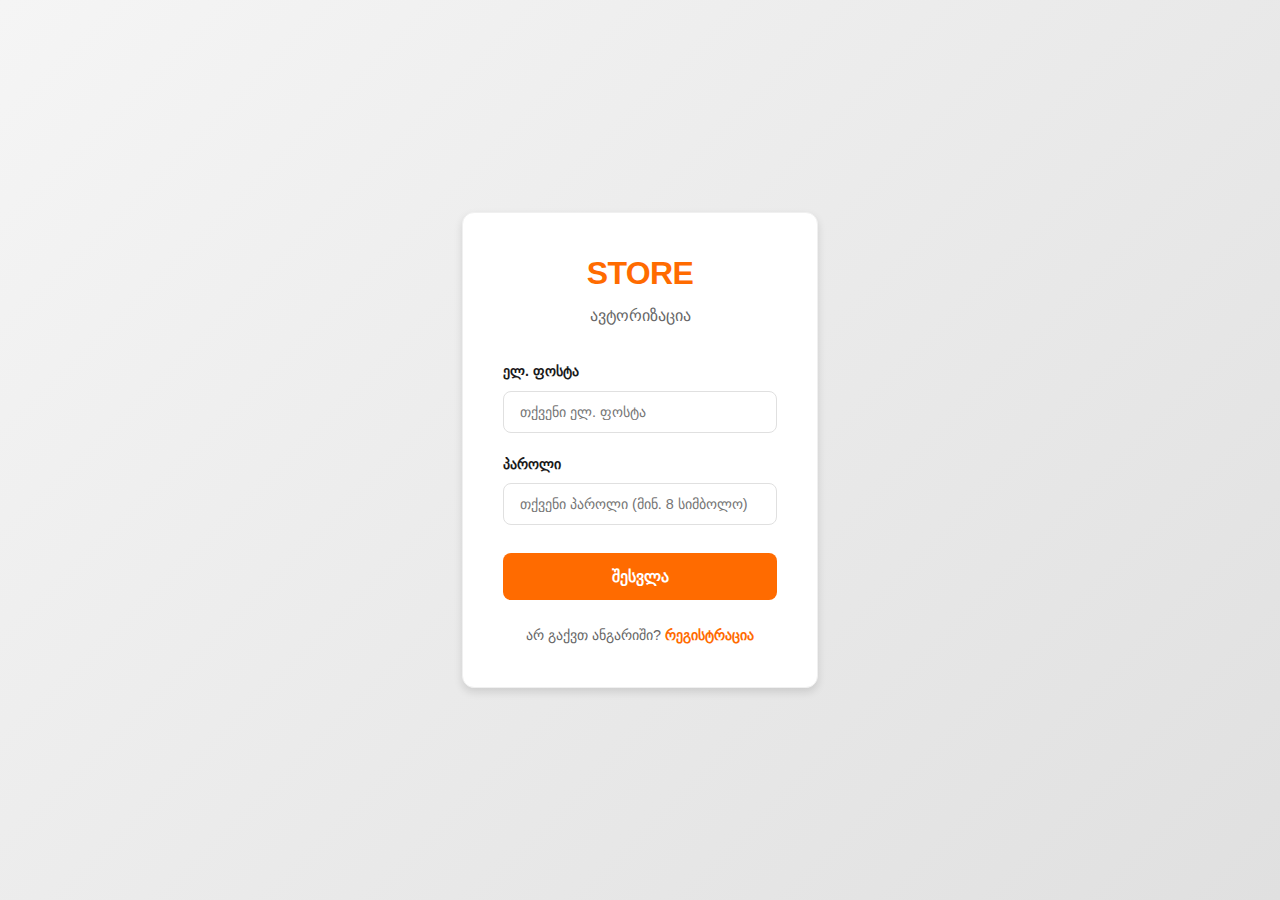
<file: index.html>
<!doctype html>
<html lang="ka">
  <head>
    <meta charset="UTF-8" />
    <meta name="viewport" content="width=device-width, initial-scale=1.0" />
    <title>STORE - ტექნიკის მაღაზია</title>
    <link rel="stylesheet" href="styles.css" />
  </head>
  <body>
    <div class="app-container">
      <header class="main-header">
        <div class="header-content">
          <a href="index.html" class="logo">STORE</a>
          <div class="header-actions">
            <div class="search-container">
              <input
                type="text"
                id="searchInput"
                placeholder="ძებნა პროდუქტების..."
                class="search-input"
              />
            </div>
            <a href="cart.html" class="cart-icon-link">
              <div class="cart-icon">
                <svg
                  width="24"
                  height="24"
                  viewBox="0 0 24 24"
                  fill="none"
                  stroke="currentColor"
                  stroke-width="2"
                >
                  <circle cx="9" cy="21" r="1"></circle>
                  <circle cx="20" cy="21" r="1"></circle>
                  <path
                    d="M1 1h4l2.68 13.39a2 2 0 0 0 2 1.61h9.72a2 2 0 0 0 2-1.61L23 6H6"
                  ></path>
                </svg>
                <span class="cart-count" id="cartCount">0</span>
              </div>
            </a>
            <button id="logoutBtn" class="logout-btn">გასვლა</button>
          </div>
        </div>
      </header>

      <section class="hero-section">
        <div class="hero-container">
          <div class="hero-content">
            <h1 class="hero-title">ახალი თაობის სმართფონები</h1>
            <p class="hero-subtitle">
              აღმოაჩინე უახლესი მოდელები საუკეთესო ფასებით
            </p>
            <div class="hero-cta">
              <button
                class="btn-hero-primary"
                onclick="
                  document
                    .getElementById('productsSection')
                    .scrollIntoView({ behavior: 'smooth' })
                "
              >
                ნახე პროდუქტები
              </button>
              <button
                class="btn-hero-secondary"
                onclick="
                  document
                    .querySelector('.filter-sidebar')
                    .scrollIntoView({ behavior: 'smooth' })
                "
              >
                ფილტრაცია
              </button>
            </div>
          </div>
          <div class="hero-image">
            <img
              src="https://images.unsplash.com/photo-1678685888221-cda773a3dcdb?w=800&h=800&fit=crop"
              alt="Hero Phone"
            />
          </div>
        </div>
      </section>

      <section class="categories-section">
        <div class="categories-container">
          <h2 class="section-heading">კატეგორიები</h2>
          <div class="categories-grid">
            <div class="category-card" onclick="filterByCategory('phones')">
              <div class="category-logo category-logo-icon">
                <img
                  src="https://imgstore.alta.ge/images/5fcb11a1-6e39-4615-aa03-14c32a7bab08_Thumb.png"
                  alt=""
                />
              </div>
              <h3 class="category-name">სმართფონები</h3>
              <p class="category-count">იტვირთება...</p>
            </div>
            <div class="category-card" onclick="filterByCategory('laptops')">
              <div class="category-logo category-logo-icon">
                <img
                  src="https://imgstore.alta.ge/images/aa5c0aaf-59ee-43de-9610-88104365fabe_Thumb.png"
                  alt=""
                />
              </div>
              <h3 class="category-name">ლეპტოპები</h3>
              <p class="category-count">იტვირთება...</p>
            </div>
            <div class="category-card" onclick="filterByCategory('tablets')">
              <div class="category-logo category-logo-icon">
                <svg
                  xmlns="http://www.w3.org/2000/svg"
                  width="40"
                  height="40"
                  color="#735EA7"
                  fill="currentColor"
                  class="bi bi-tablet"
                  viewBox="0 0 16 16"
                >
                  <path
                    d="M12 1a1 1 0 0 1 1 1v12a1 1 0 0 1-1 1H4a1 1 0 0 1-1-1V2a1 1 0 0 1 1-1zM4 0a2 2 0 0 0-2 2v12a2 2 0 0 0 2 2h8a2 2 0 0 0 2-2V2a2 2 0 0 0-2-2z"
                  />
                  <path d="M8 14a1 1 0 1 0 0-2 1 1 0 0 0 0 2" />
                </svg>
              </div>
              <h3 class="category-name">ტაბლეტები</h3>
              <p class="category-count">იტვირთება...</p>
            </div>
            <div class="category-card" onclick="filterByCategory('audio')">
              <div class="category-logo category-logo-icon">
                <svg
                  xmlns="http://www.w3.org/2000/svg"
                  width="40"
                  height="40"
                  color="#735EA7"
                  fill="currentColor"
                  class="bi bi-headphones"
                  viewBox="0 0 16 16"
                >
                  <path
                    d="M8 3a5 5 0 0 0-5 5v1h1a1 1 0 0 1 1 1v3a1 1 0 0 1-1 1H3a1 1 0 0 1-1-1V8a6 6 0 1 1 12 0v5a1 1 0 0 1-1 1h-1a1 1 0 0 1-1-1v-3a1 1 0 0 1 1-1h1V8a5 5 0 0 0-5-5"
                  />
                </svg>
              </div>
              <h3 class="category-name">აუდიო</h3>
              <p class="category-count">იტვირთება...</p>
            </div>
            <div class="category-card" onclick="filterByCategory('wearables')">
              <div class="category-logo category-logo-icon">
                <svg
                  xmlns="http://www.w3.org/2000/svg"
                  width="40"
                  height="40"
                  color="#735EA7"
                  fill="currentColor"
                  class="bi bi-smartwatch"
                  viewBox="0 0 16 16"
                >
                  <path
                    d="M9 5a.5.5 0 0 0-1 0v3H6a.5.5 0 0 0 0 1h2.5a.5.5 0 0 0 .5-.5z"
                  />
                  <path
                    d="M4 1.667v.383A2.5 2.5 0 0 0 2 4.5v7a2.5 2.5 0 0 0 2 2.45v.383C4 15.253 4.746 16 5.667 16h4.666c.92 0 1.667-.746 1.667-1.667v-.383a2.5 2.5 0 0 0 2-2.45V8h.5a.5.5 0 0 0 .5-.5v-2a.5.5 0 0 0-.5-.5H14v-.5a2.5 2.5 0 0 0-2-2.45v-.383C12 .747 11.254 0 10.333 0H5.667C4.747 0 4 .746 4 1.667M4.5 3h7A1.5 1.5 0 0 1 13 4.5v7a1.5 1.5 0 0 1-1.5 1.5h-7A1.5 1.5 0 0 1 3 11.5v-7A1.5 1.5 0 0 1 4.5 3"
                  />
                </svg>
              </div>
              <h3 class="category-name">სმარტ საათები</h3>
              <p class="category-count">იტვირთება...</p>
            </div>
            <div class="category-card" onclick="filterByCategory('monitors')">
              <div class="category-logo category-logo-icon">
                <img
                  src="https://imgstore.alta.ge/images/cca43c78-55c4-45bc-9548-01afd095313c_Thumb.png"
                  alt=""
                />
              </div>
              <h3 class="category-name">მონიტორები</h3>
              <p class="category-count">იტვირთება...</p>
            </div>
          </div>
        </div>
      </section>

      <div class="main-layout">
        <aside class="filter-sidebar">
          <div class="filter-section">
            <h3 class="filter-title">ფილტრაცია</h3>

            <div class="filter-group">
              <label class="filter-label">კატეგორია</label>
              <select id="categoryFilter" class="filter-select">
                <option value="">ყველა კატეგორია</option>
                <option value="phones">სმართფონები</option>
                <option value="laptops">ლეპტოპები</option>
                <option value="tablets">ტაბლეტები</option>
                <option value="audio">აუდიო</option>
                <option value="wearables">სმარტ საათები</option>
                <option value="monitors">მონიტორები</option>
              </select>
            </div>

            <div class="filter-group">
              <label class="filter-label">ბრენდი</label>
              <select id="brandFilter" class="filter-select">
                <option value="">ყველა ბრენდი</option>
                <option value="apple">Apple</option>
                <option value="asus">ASUS</option>
                <option value="lenovo">Lenovo</option>
                <option value="acer">Acer</option>
              </select>
            </div>

            <div class="filter-group">
              <label class="filter-label">ფასი ($)</label>
              <div style="display: flex; gap: 0.5rem">
                <input
                  type="number"
                  id="minPrice"
                  class="filter-input"
                  placeholder="მინ."
                  min="0"
                />
                <input
                  type="number"
                  id="maxPrice"
                  class="filter-input"
                  placeholder="მაქს."
                  min="0"
                />
              </div>
            </div>

            <div class="filter-group">
              <label class="filter-label">რეიტინგი (მინიმუმ)</label>
              <select id="minRating" class="filter-select">
                <option value="">ყველა</option>
                <option value="4.5">4.5+ ⭐</option>
                <option value="4.0">4.0+ ⭐</option>
                <option value="3.5">3.5+ ⭐</option>
                <option value="3.0">3.0+ ⭐</option>
              </select>
            </div>

            <div class="filter-group">
              <label class="filter-label">დალაგება</label>
              <select id="sortSelect" class="filter-select">
                <option value="">ნაგულისხმევი</option>
                <option value="price-asc">ფასით (ზრდადი)</option>
                <option value="price-desc">ფასით (კლებადი)</option>
                <option value="rating-desc">რეიტინგით</option>
                <option value="name-asc">სახელით (ა-ჰ)</option>
              </select>
            </div>

            <button id="resetFilters" class="reset-btn">
              ფილტრების გასუფთავება
            </button>
          </div>

          <div class="brands-section">
            <h3 class="brands-title">პოპულარული ბრენდები</h3>
            <div class="brands-grid">
              <button
                class="brand-btn"
                onclick="filterByBrand('apple')"
                style="
                  background: white;
                  border: 2px solid var(--primary);
                  padding: 0.5rem 1rem;
                  cursor: pointer;
                  font-weight: 600;
                  transition: all 0.2s;
                "
              >
                Apple
              </button>
              <button
                class="brand-btn"
                onclick="filterByBrand('asus')"
                style="
                  background: white;
                  border: 2px solid var(--primary);
                  padding: 0.5rem 1rem;
                  cursor: pointer;
                  font-weight: 600;
                  transition: all 0.2s;
                "
              >
                ASUS
              </button>
              <button
                class="brand-btn"
                onclick="filterByBrand('lenovo')"
                style="
                  background: white;
                  border: 2px solid var(--primary);
                  padding: 0.5rem 1rem;
                  cursor: pointer;
                  font-weight: 600;
                  transition: all 0.2s;
                "
              >
                Lenovo
              </button>
              <button
                class="brand-btn"
                onclick="filterByBrand('acer')"
                style="
                  background: white;
                  border: 2px solid var(--primary);
                  padding: 0.5rem 1rem;
                  cursor: pointer;
                  font-weight: 600;
                  transition: all 0.2s;
                "
              >
                Acer
              </button>
            </div>
          </div>
        </aside>

        <main class="products-section" id="productsSection">
          <h2 class="section-heading">პროდუქტები</h2>

          <div class="products-grid" id="productsGrid"></div>

          <div class="no-results" id="noResults" style="display: none">
            <p>პროდუქტები ვერ მოიძებნა</p>
          </div>
        </main>
      </div>
    </div>

    <script src="app.js"></script>
  </body>
</html>
</file>
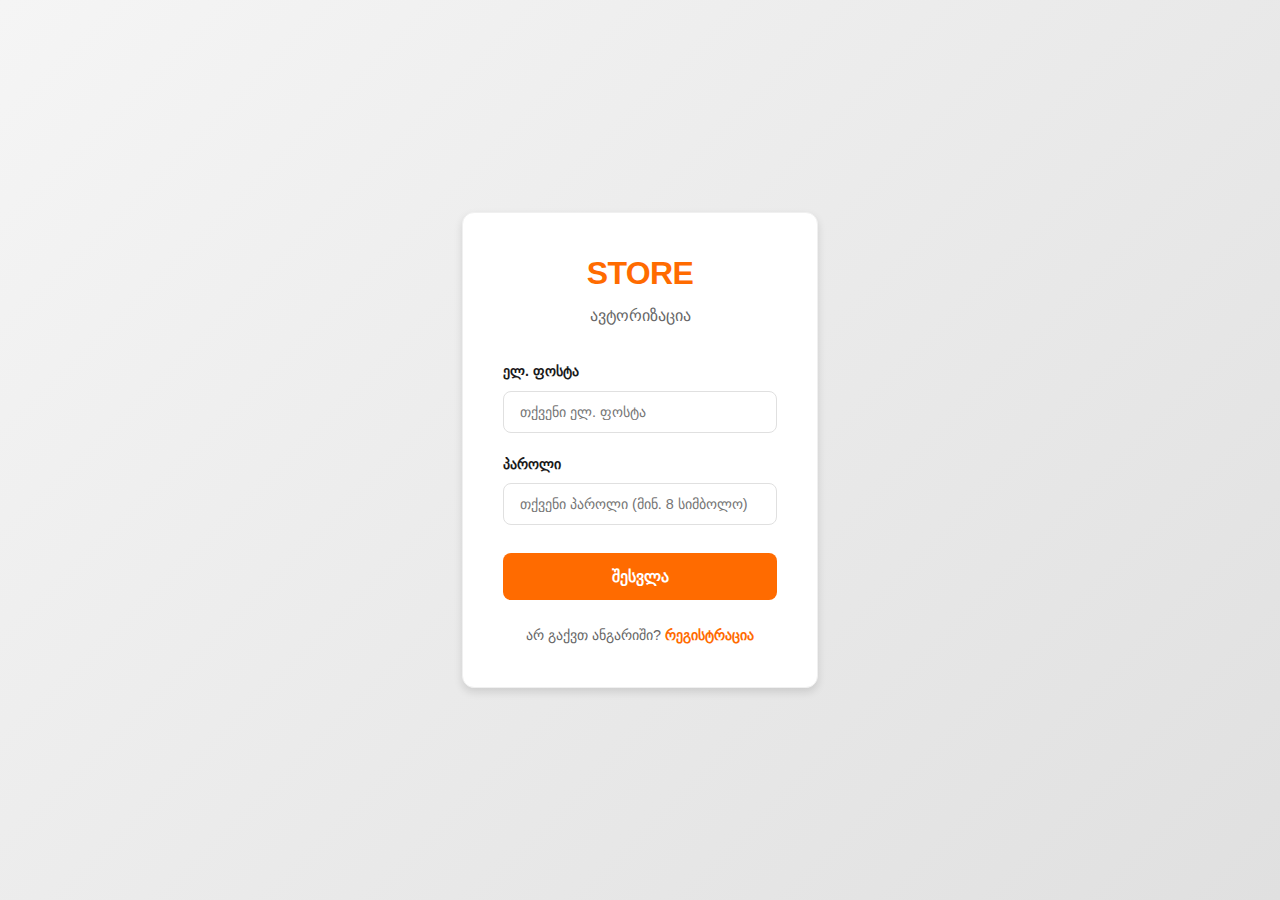
<file: cart.html>
<!doctype html>
<html lang="ka">
  <head>
    <meta charset="UTF-8" />
    <meta name="viewport" content="width=device-width, initial-scale=1.0" />
    <title>კალათა</title>
    <link rel="stylesheet" href="styles.css" />
    <link rel="preconnect" href="https://fonts.googleapis.com" />
    <link rel="preconnect" href="https://fonts.gstatic.com" crossorigin />
    <link
      href="https://fonts.googleapis.com/css2?family=Bebas+Neue&family=Crimson+Pro:wght@300;400;600&display=swap"
      rel="stylesheet"
    />
  </head>
  <body>
    <div class="app-container">
      <!-- Header -->
      <header class="main-header">
        <div class="header-content">
          <a href="index.html" class="logo">STORE</a>
          <div class="header-actions">
            <div class="cart-icon active">
              <svg
                width="24"
                height="24"
                viewBox="0 0 24 24"
                fill="none"
                stroke="currentColor"
                stroke-width="2"
              >
                <circle cx="9" cy="21" r="1"></circle>
                <circle cx="20" cy="21" r="1"></circle>
                <path
                  d="M1 1h4l2.68 13.39a2 2 0 0 0 2 1.61h9.72a2 2 0 0 0 2-1.61L23 6H6"
                ></path>
              </svg>
              <span class="cart-count" id="cartCount">0</span>
            </div>
            <button id="logoutBtn" class="logout-btn">გასვლა</button>
          </div>
        </div>
      </header>

      <main class="cart-container">
        <div class="cart-header">
          <h1 class="cart-title">კალათა</h1>
          <a href="index.html" class="back-link">← უკან დაბრუნება</a>
        </div>

        <div class="cart-content">
          <div class="cart-items" id="cartItems">
            <!-- Cart items will be loaded here -->
          </div>

          <div class="empty-cart" id="emptyCart" style="display: none">
            <p>თქვენი კალათა ცარიელია</p>
            <a href="index.html" class="btn-continue-shopping"
              >განაგრძეთ შოპინგი</a
            >
          </div>

          <div class="cart-summary" id="cartSummary" style="display: none">
            <div class="summary-row">
              <span class="summary-label">პროდუქტების რაოდენობა:</span>
              <span class="summary-value" id="totalItems">0</span>
            </div>
            <div class="summary-row total-row">
              <span class="summary-label">სულ გადასახდელი:</span>
              <span class="summary-value" id="totalPrice">0 ₾</span>
            </div>
            <button class="btn-checkout">გადახდა</button>
          </div>
        </div>
      </main>
    </div>

    <script src="cart.js"></script>
  </body>
</html>
</file>
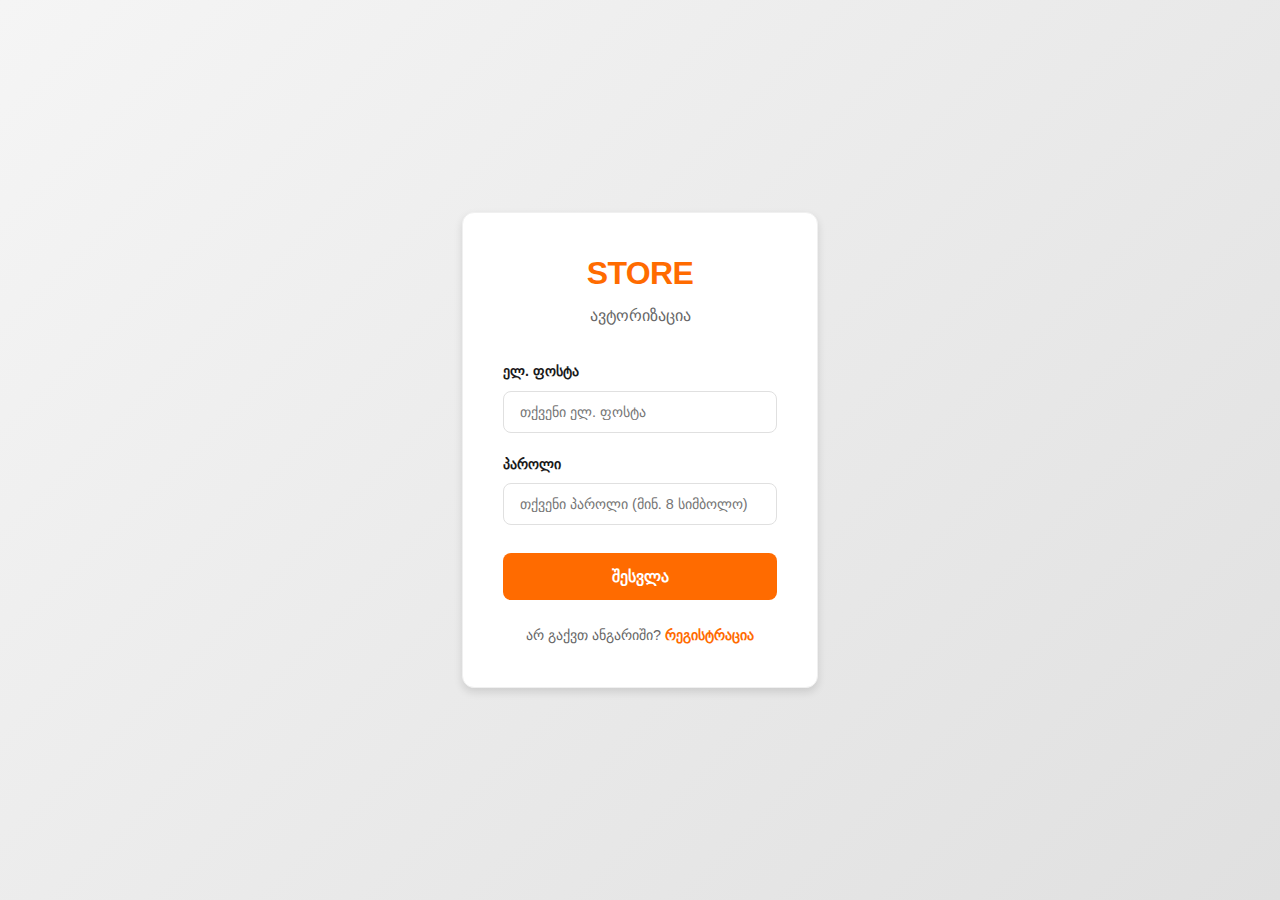
<file: login.html>
<!doctype html>
<html lang="ka">
  <head>
    <meta charset="UTF-8" />
    <meta name="viewport" content="width=device-width, initial-scale=1.0" />
    <title>ავტორიზაცია</title>
    <link rel="stylesheet" href="styles.css" />
    <link rel="preconnect" href="https://fonts.googleapis.com" />
    <link rel="preconnect" href="https://fonts.gstatic.com" crossorigin />
    <link
      href="https://fonts.googleapis.com/css2?family=Bebas+Neue&family=Crimson+Pro:wght@300;400;600&display=swap"
      rel="stylesheet"
    />
  </head>
  <body class="login-body">
    <div class="login-container">
      <div class="login-box">
        <h1 class="login-title">STORE</h1>
        <p class="login-subtitle">ავტორიზაცია</p>

        <form id="loginForm" class="login-form">
          <div class="form-group">
            <label class="form-label">ელ. ფოსტა</label>
            <input
              type="email"
              id="email"
              class="form-input"
              placeholder="თქვენი ელ. ფოსტა"
              required
            />
          </div>

          <div class="form-group">
            <label class="form-label">პაროლი</label>
            <input
              type="password"
              id="password"
              class="form-input"
              placeholder="თქვენი პაროლი (მინ. 8 სიმბოლო)"
              minlength="8"
              required
            />
          </div>

          <div
            class="error-message"
            id="errorMessage"
            style="display: none"
          ></div>

          <button type="submit" class="login-btn">შესვლა</button>
        </form>

        <div class="register-link">
          <p>
            არ გაქვთ ანგარიში? <a href="#" id="showRegister">რეგისტრაცია</a>
          </p>
        </div>
      </div>

      <div class="login-box" id="registerBox" style="display: none">
        <h1 class="login-title">STORE</h1>
        <p class="login-subtitle">რეგისტრაცია</p>

        <form id="registerForm" class="login-form">
          <div class="form-group">
            <label class="form-label">სახელი</label>
            <input
              type="text"
              id="regFirstName"
              class="form-input"
              placeholder="სახელი"
              required
            />
          </div>

          <div class="form-group">
            <label class="form-label">გვარი</label>
            <input
              type="text"
              id="regLastName"
              class="form-input"
              placeholder="გვარი"
              required
            />
          </div>

          <div class="form-group">
            <label class="form-label">ელ. ფოსტა</label>
            <input
              type="email"
              id="regEmail"
              class="form-input"
              placeholder="თქვენი ელ. ფოსტა"
              required
            />
          </div>

          <div class="form-group">
            <label class="form-label">პაროლი</label>
            <input
              type="password"
              id="regPassword"
              class="form-input"
              placeholder="თქვენი პაროლი (მინ. 8 სიმბოლო)"
              minlength="8"
              required
            />
          </div>

          <div class="form-group">
            <label class="form-label">გაიმეორეთ პაროლი</label>
            <input
              type="password"
              id="regPasswordConfirm"
              class="form-input"
              placeholder="გაიმეორეთ პაროლი (მინ. 8 სიმბოლო)"
              minlength="8"
              required
            />
          </div>

          <div
            class="error-message"
            id="regErrorMessage"
            style="display: none"
          ></div>

          <button type="submit" class="login-btn">რეგისტრაცია</button>
        </form>

        <div class="register-link">
          <p>უკვე გაქვთ ანგარიში? <a href="#" id="showLogin">შესვლა</a></p>
        </div>
      </div>
    </div>

    <script src="auth.js"></script>
  </body>
</html>
</file>
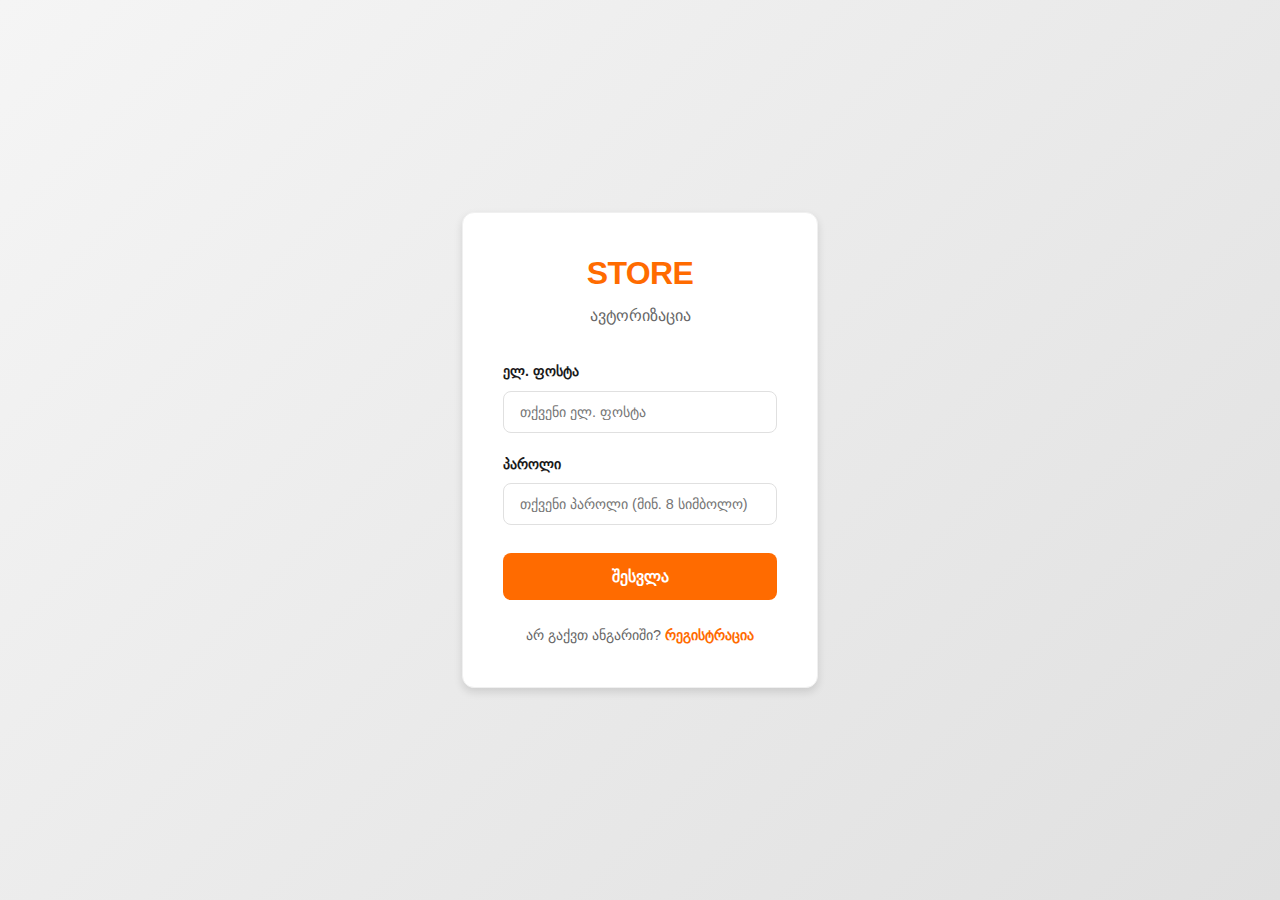
<file: product-detail.html>
<!doctype html>
<html lang="ka">
  <head>
    <meta charset="UTF-8" />
    <meta name="viewport" content="width=device-width, initial-scale=1.0" />
    <title>პროდუქტის დეტალები</title>
    <link rel="stylesheet" href="styles.css" />
    <link rel="preconnect" href="https://fonts.googleapis.com" />
    <link rel="preconnect" href="https://fonts.gstatic.com" crossorigin />
    <link
      href="https://fonts.googleapis.com/css2?family=Bebas+Neue&family=Crimson+Pro:wght@300;400;600&display=swap"
      rel="stylesheet"
    />
  </head>
  <body>
    <div class="app-container">
      <header class="main-header">
        <div class="header-content">
          <a href="index.html" class="logo">STORE</a>
          <div class="header-actions">
            <a href="cart.html" class="cart-icon-link">
              <div class="cart-icon">
                <svg
                  width="24"
                  height="24"
                  viewBox="0 0 24 24"
                  fill="none"
                  stroke="currentColor"
                  stroke-width="2"
                >
                  <circle cx="9" cy="21" r="1"></circle>
                  <circle cx="20" cy="21" r="1"></circle>
                  <path
                    d="M1 1h4l2.68 13.39a2 2 0 0 0 2 1.61h9.72a2 2 0 0 0 2-1.61L23 6H6"
                  ></path>
                </svg>
                <span class="cart-count" id="cartCount">0</span>
              </div>
            </a>
            <button id="logoutBtn" class="logout-btn">გასვლა</button>
          </div>
        </div>
      </header>

      <main class="product-detail-container">
        <a
          href="index.html"
          class="back-link"
          style="display: block; margin-bottom: 2rem"
          >← უკან დაბრუნება</a
        >

        <div class="product-detail-layout">
          <div class="product-image-section">
            <img
              id="productImage"
              src=""
              alt="Product Image"
              class="product-detail-image"
            />
          </div>

          <div class="product-info-section">
            <h1 class="product-detail-title" id="productTitle"></h1>
            <div class="product-detail-price" id="productPrice"></div>
            <div class="product-rating-display" id="productRating"></div>

            <div class="product-meta">
              <div class="meta-item">
                <span class="meta-label">ბრენდი:</span>
                <span class="meta-value" id="productBrand"></span>
              </div>
              <div class="meta-item">
                <span class="meta-label">კატეგორია:</span>
                <span class="meta-value" id="productCategory"></span>
              </div>
              <div class="meta-item">
                <span class="meta-label">საწყობში:</span>
                <span class="meta-value" id="productStock"></span>
              </div>
              <div class="meta-item">
                <span class="meta-label">გამოშვების თარიღი:</span>
                <span class="meta-value" id="productReleaseDate"></span>
              </div>
            </div>

            <div class="product-actions">
              <button id="addToCartBtn" class="btn-add-cart">
                კალათაში დამატება
              </button>
              <button id="rateProductBtn" class="btn-rate-product">
                შეფასება
              </button>
            </div>
          </div>
        </div>

        <div class="tabs-container">
          <div class="tabs-header">
            <button class="tab-btn active" data-tab="details">დეტალები</button>
            <button class="tab-btn" data-tab="reviews">Review</button>
          </div>

          <div class="tabs-content">
            <div class="tab-pane active" id="detailsTab">
              <div class="details-content" id="productDescription"></div>
            </div>

            <div class="tab-pane" id="reviewsTab" style="display: none">
              <div class="reviews-list" id="reviewsList"></div>
              <div class="no-reviews" id="noReviews" style="display: none">
                <p>ჯერ არ არის რევიუები</p>
              </div>
            </div>
          </div>
        </div>
      </main>
    </div>

    <div id="ratingModal" class="modal" style="display: none">
      <div class="modal-content">
        <div class="modal-header">
          <h2 class="modal-title">პროდუქტის შეფასება</h2>
          <button class="modal-close" id="closeModal">&times;</button>
        </div>
        <form id="ratingForm" class="modal-form">
          <div class="form-group">
            <label class="form-label">რეიტინგი *</label>
            <div class="star-rating" id="starRating">
              <span class="star" data-rating="1">☆</span>
              <span class="star" data-rating="2">☆</span>
              <span class="star" data-rating="3">☆</span>
              <span class="star" data-rating="4">☆</span>
              <span class="star" data-rating="5">☆</span>
            </div>
            <input type="hidden" id="ratingValue" required />
          </div>

          <div class="form-group">
            <label class="form-label">სახელი *</label>
            <input
              type="text"
              id="reviewerFirstName"
              class="form-input"
              placeholder="თქვენი სახელი"
              required
            />
          </div>

          <div class="form-group">
            <label class="form-label">გვარი *</label>
            <input
              type="text"
              id="reviewerLastName"
              class="form-input"
              placeholder="თქვენი გვარი"
              required
            />
          </div>

          <div class="form-group">
            <label class="form-label">კომენტარი (არასავალდებულო)</label>
            <textarea
              id="reviewComment"
              class="form-textarea"
              placeholder="დატოვეთ თქვენი შეფასება..."
              rows="4"
            ></textarea>
          </div>

          <div class="modal-actions">
            <button type="submit" class="btn-submit">OK</button>
            <button type="button" class="btn-cancel" id="cancelModal">
              გაუქმება
            </button>
          </div>
        </form>
      </div>
    </div>

    <script src="product-detail.js"></script>
  </body>
</html>
</file>
<file: styles.css>
* {
  margin: 0;
  padding: 0;
  box-sizing: border-box;
}

html {
  font-size: 16px;
}

body {
  font-family:
    -apple-system, BlinkMacSystemFont, "Segoe UI", "Roboto", "Helvetica Neue",
    Arial, sans-serif;
  background: #f5f5f5;
  color: #1a1a1a;
  line-height: 1.6;
  overflow-x: hidden;
}

h1,
h2,
h3,
h4,
h5,
h6 {
  font-weight: 600;
  line-height: 1.3;
  color: #1a1a1a;
}

h1 {
  font-size: 2rem;
}
h2 {
  font-size: 1.5rem;
}
h3 {
  font-size: 1.25rem;
}

a {
  color: #1a1a1a;
  text-decoration: none;
  transition: color 0.2s ease;
}

a:hover {
  color: #ff6b00;
}

.app-container {
  min-height: 100vh;
  display: flex;
  flex-direction: column;
  background: #f5f5f5;
}

.main-header {
  background: #ffffff;
  border-bottom: 1px solid #e0e0e0;
  position: sticky;
  top: 0;
  z-index: 100;
  box-shadow: 0 1px 2px rgba(0, 0, 0, 0.05);
}

.header-content {
  max-width: 1400px;
  margin: 0 auto;
  padding: 1rem 2rem;
  display: flex;
  justify-content: space-between;
  align-items: center;
  gap: 2rem;
}

.logo {
  font-size: 1.5rem;
  font-weight: 700;
  color: #ff6b00;
  text-decoration: none;
  letter-spacing: -0.02em;
}

.logo:hover {
  color: #e55d00;
}

.header-actions {
  display: flex;
  align-items: center;
  gap: 1.5rem;
}

.search-container {
  position: relative;
  flex: 1;
  max-width: 600px;
}

.search-input {
  width: 100%;
  padding: 0.75rem 1.25rem;
  border: 1px solid #e0e0e0;
  border-radius: 24px;
  font-size: 0.9rem;
  transition: all 0.2s ease;
  background: #f5f5f5;
}

.search-input:focus {
  outline: none;
  border-color: #ff6b00;
  background: #ffffff;
  box-shadow: 0 0 0 3px rgba(255, 107, 0, 0.1);
}

.cart-icon-link {
  text-decoration: none;
}

.cart-icon {
  position: relative;
  padding: 0.5rem;
  cursor: pointer;
  color: #666666;
  transition: color 0.2s ease;
}

.cart-icon:hover {
  color: #ff6b00;
}

.cart-icon.active {
  color: #ff6b00;
}

.cart-count {
  position: absolute;
  top: 2px;
  right: 2px;
  background: #ff6b00;
  color: #ffffff;
  font-size: 0.65rem;
  font-weight: 700;
  padding: 0.125rem 0.35rem;
  border-radius: 10px;
  min-width: 18px;
  text-align: center;
}

.logout-btn {
  padding: 0.625rem 1.25rem;
  background: transparent;
  color: #666666;
  border: 1px solid #e0e0e0;
  border-radius: 24px;
  font-size: 0.875rem;
  font-weight: 500;
  cursor: pointer;
  transition: all 0.2s ease;
}

.logout-btn:hover {
  background: #f5f5f5;
  border-color: #ff6b00;
  color: #ff6b00;
}

.hero-section {
  background: linear-gradient(135deg, #fff5f0 0%, #ffffff 100%);
  border-bottom: 1px solid #f0f0f0;
}

.hero-container {
  max-width: 1400px;
  margin: 0 auto;
  padding: 4rem 2rem;
  display: grid;
  grid-template-columns: 1fr 1fr;
  gap: 4rem;
  align-items: center;
}

.hero-content {
  display: flex;
  flex-direction: column;
  gap: 1.5rem;
}

.hero-title {
  font-size: 3.5rem;
  font-weight: 700;
  line-height: 1.1;
  color: #1a1a1a;
  margin: 0;
}

.hero-subtitle {
  font-size: 1.25rem;
  color: #666666;
  line-height: 1.6;
  margin: 0;
}

.hero-cta {
  display: flex;
  gap: 1rem;
  margin-top: 1rem;
}

.btn-hero-primary,
.btn-hero-secondary {
  padding: 1rem 2rem;
  border: none;
  border-radius: 8px;
  font-size: 1rem;
  font-weight: 600;
  cursor: pointer;
  transition: all 0.2s ease;
}

.btn-hero-primary {
  background: #ff6b00;
  color: #ffffff;
  box-shadow: 0 2px 4px rgba(0, 0, 0, 0.08);
}

.btn-hero-primary:hover {
  background: #e55d00;
  transform: translateY(-2px);
  box-shadow: 0 4px 8px rgba(0, 0, 0, 0.12);
}

.btn-hero-secondary {
  background: transparent;
  color: #ff6b00;
  border: 2px solid #ff6b00;
}

.btn-hero-secondary:hover {
  background: #ff6b00;
  color: #ffffff;
}

.hero-image {
  display: flex;
  align-items: center;
  justify-content: center;
}

.hero-image img {
  width: 100%;
  max-width: 500px;
  height: auto;
  object-fit: contain;
  filter: drop-shadow(0 20px 40px rgba(0, 0, 0, 0.1));
  animation: float 6s ease-in-out infinite;
}

@keyframes float {
  0%,
  100% {
    transform: translateY(0);
  }
  50% {
    transform: translateY(-20px);
  }
}

.categories-section {
  background: #ffffff;
  border-bottom: 1px solid #f0f0f0;
}

.categories-container {
  max-width: 1400px;
  margin: 0 auto;
  padding: 3rem 2rem;
}

.section-heading {
  font-size: 2rem;
  font-weight: 700;
  margin-bottom: 2rem;
  color: #1a1a1a;
}

.categories-grid {
  display: grid;
  grid-template-columns: repeat(auto-fit, minmax(180px, 1fr));
  gap: 1.5rem;
}

.category-card {
  background: #f5f5f5;
  border-radius: 12px;
  padding: 2rem 1.5rem;
  text-align: center;
  cursor: pointer;
  transition: all 0.2s ease;
  border: 2px solid transparent;
}

.category-card:hover {
  background: #ffffff;
  border-color: #ff6b00;
  transform: translateY(-4px);
  box-shadow: 0 2px 4px rgba(0, 0, 0, 0.08);
}

.category-logo {
  height: 60px;
  display: flex;
  align-items: center;
  justify-content: center;
  margin-bottom: 1.25rem;
  transition: transform 0.2s ease;
}

.category-logo img {
  max-width: 100%;
  max-height: 100%;
  object-fit: contain;
  filter: grayscale(0.3) opacity(0.85);
  transition: all 0.2s ease;
}

.category-card:hover .category-logo {
  transform: scale(1.1);
}

.category-card:hover .category-logo img {
  filter: grayscale(0) opacity(1);
}

.category-logo-all {
  color: #ff6b00;
}

.category-logo-all svg {
  width: 48px;
  height: 48px;
  opacity: 0.7;
  transition: all 0.2s ease;
}

.category-card:hover .category-logo-all svg {
  opacity: 1;
  transform: rotate(5deg);
}

.category-name {
  font-size: 1.125rem;
  font-weight: 600;
  color: #1a1a1a;
  margin-bottom: 0.5rem;
}

.category-count {
  font-size: 0.875rem;
  color: #666666;
  margin: 0;
}

.main-layout {
  max-width: 1400px;
  margin: 0 auto;
  padding: 2rem;
  display: grid;
  grid-template-columns: 280px 1fr;
  gap: 2rem;
  flex: 1;
  width: 100%;
}

.filter-sidebar {
  background: #ffffff;
  border-radius: 16px;
  padding: 0;
  height: fit-content;
  position: sticky;
  top: 100px;
  box-shadow: 0 2px 12px rgba(0, 0, 0, 0.07);
  border: 1px solid #f0f0f0;
  overflow: hidden;
}

.filter-section {
  padding: 1.5rem;
  display: flex;
  flex-direction: column;
  gap: 0;
  border-bottom: 1px solid #f0f0f0;
}

.filter-title {
  font-size: 0.7rem;
  font-weight: 700;
  letter-spacing: 0.1em;
  text-transform: uppercase;
  color: #999;
  margin-bottom: 1.25rem;
  padding-bottom: 1rem;
  border-bottom: 1px solid #f5f5f5;
}

.filter-group {
  margin-bottom: 1.25rem;
}

.filter-group:last-of-type {
  margin-bottom: 1.5rem;
}

.filter-label {
  display: flex;
  align-items: center;
  gap: 0.4rem;
  font-weight: 600;
  font-size: 0.8rem;
  margin-bottom: 0.5rem;
  color: #555;
  text-transform: uppercase;
  letter-spacing: 0.04em;
}

.filter-select {
  width: 100%;
  padding: 0.6rem 0.875rem;
  border: 1.5px solid #e8e8e8;
  border-radius: 10px;
  font-size: 0.875rem;
  background: #fafafa;
  cursor: pointer;
  transition: all 0.2s ease;
  color: #1a1a1a;
  appearance: none;
  background-image: url("data:image/svg+xml,%3Csvg xmlns='http://www.w3.org/2000/svg' width='12' height='12' viewBox='0 0 12 12'%3E%3Cpath fill='%23999' d='M6 8L1 3h10z'/%3E%3C/svg%3E");
  background-repeat: no-repeat;
  background-position: right 0.875rem center;
  padding-right: 2.25rem;
}

.filter-select:focus {
  outline: none;
  border-color: #ff6b00;
  background-color: #fff;
  box-shadow: 0 0 0 3px rgba(255, 107, 0, 0.1);
}

.filter-select:hover {
  border-color: #ff6b00;
  background-color: #fff;
}

.filter-input {
  flex: 1;
  min-width: 0;
  padding: 0.6rem 0.75rem;
  border: 1.5px solid #e8e8e8;
  border-radius: 10px;
  font-size: 0.875rem;
  background: #fafafa;
  transition: all 0.2s ease;
  color: #1a1a1a;
}

.filter-input:focus {
  outline: none;
  border-color: #ff6b00;
  background: #fff;
  box-shadow: 0 0 0 3px rgba(255, 107, 0, 0.1);
}

.filter-input:hover {
  border-color: #ff6b00;
  background: #fff;
}

.filter-input::placeholder {
  font-size: 0.8rem;
  color: #bbb;
}

.price-inputs {
  display: flex;
  align-items: center;
  gap: 0.5rem;
}

.price-input {
  flex: 1;
  min-width: 0;
  padding: 0.6rem 0.75rem;
  border: 1.5px solid #e8e8e8;
  border-radius: 10px;
  font-size: 0.875rem;
  background: #fafafa;
  transition: all 0.2s ease;
}

.price-input:focus {
  outline: none;
  border-color: #ff6b00;
  box-shadow: 0 0 0 3px rgba(255, 107, 0, 0.1);
}

.price-input:hover {
  border-color: #ff6b00;
}
.price-input::placeholder {
  font-size: 0.8rem;
  color: #bbb;
}

.price-separator {
  color: #bbb;
  font-size: 0.875rem;
  font-weight: 600;
  flex-shrink: 0;
}

.reset-btn,
.apply-filters-btn,
.reset-filters-btn {
  width: 100%;
  padding: 0.75rem;
  border: none;
  border-radius: 10px;
  font-size: 0.875rem;
  font-weight: 600;
  cursor: pointer;
  transition: all 0.2s ease;
}

.apply-filters-btn {
  background: #ff6b00;
  color: #ffffff;
  box-shadow: 0 2px 6px rgba(255, 107, 0, 0.25);
  margin-bottom: 0.625rem;
}

.apply-filters-btn:hover {
  background: #e55d00;
  box-shadow: 0 4px 10px rgba(255, 107, 0, 0.3);
  transform: translateY(-1px);
}

.reset-btn,
.reset-filters-btn {
  background: transparent;
  color: #999;
  border: 1.5px solid #e8e8e8;
}

.reset-btn:hover,
.reset-filters-btn:hover {
  background: #fff5f0;
  border-color: #ff6b00;
  color: #ff6b00;
}

.brands-section {
  padding: 1.25rem 1.5rem 1.5rem;
}

.brands-title {
  font-size: 0.7rem;
  font-weight: 700;
  letter-spacing: 0.1em;
  text-transform: uppercase;
  color: #999;
  margin-bottom: 1rem;
}

.brands-grid {
  display: grid;
  grid-template-columns: 1fr 1fr;
  gap: 0.5rem;
}

.brand-btn {
  background: #fafafa !important;
  border: 1.5px solid #e8e8e8 !important;
  border-radius: 10px !important;
  padding: 0.55rem 0.5rem !important;
  cursor: pointer !important;
  font-weight: 600 !important;
  font-size: 0.8rem !important;
  color: #444 !important;
  transition: all 0.2s ease !important;
  text-align: center;
}

.brand-btn:hover {
  background: #fff5f0 !important;
  border-color: #ff6b00 !important;
  color: #ff6b00 !important;
  transform: translateY(-1px);
  box-shadow: 0 2px 6px rgba(255, 107, 0, 0.15) !important;
}

.products-container {
  flex: 1;
}

.products-header {
  margin-bottom: 1.5rem;
}

.section-title {
  font-size: 1.75rem;
  font-weight: 700;
  color: #1a1a1a;
  margin-bottom: 0.5rem;
}

.products-subtitle {
  font-size: 1rem;
  color: #666666;
  margin: 0;
}

.products-grid {
  display: grid;
  grid-template-columns: repeat(auto-fill, minmax(280px, 1fr));
  gap: 1.5rem;
}

.product-card {
  background: #ffffff;
  border-radius: 12px;
  overflow: hidden;
  transition: all 0.2s ease;
  cursor: pointer;
  display: flex;
  flex-direction: column;
  border: 1px solid #f0f0f0;
  box-shadow: 0 1px 2px rgba(0, 0, 0, 0.05);
}

.product-card:hover {
  box-shadow: 0 6px 16px rgba(0, 0, 0, 0.15);
  transform: translateY(-4px);
  border-color: #ff6b00;
}

.product-image-container {
  position: relative;
  width: 100%;
  height: 200px;
  background: #f5f5f5;
  overflow: hidden;
  flex-shrink: 0;
}

.product-image-container img {
  position: absolute;
  top: 0;
  left: 0;
  width: 100%;
  height: 100%;
  object-fit: contain;
  padding: 0.75rem;
  transition: transform 0.3s ease;
}

.product-card:hover .product-image-container img {
  transform: scale(1.04);
}

/* Badges — float over the image */
.product-badge {
  position: absolute;
  bottom: 8px;
  left: 8px;
  padding: 0.2rem 0.55rem;
  border-radius: 6px;
  font-size: 0.7rem;
  font-weight: 700;
  z-index: 2;
  pointer-events: none;
}

.product-badge.in-stock {
  background: rgba(220, 252, 231, 0.95);
  color: #16a34a;
}

.product-badge.low-stock {
  background: rgba(255, 247, 237, 0.95);
  color: #ea580c;
}

.product-badge.out-of-stock {
  background: rgba(254, 226, 226, 0.95);
  color: #dc2626;
}

.product-discount-badge {
  position: absolute;
  top: 8px;
  right: 8px;
  background: #ff6b00;
  color: #fff;
  padding: 0.2rem 0.5rem;
  border-radius: 6px;
  font-size: 0.72rem;
  font-weight: 700;
  z-index: 2;
  pointer-events: none;
}

.product-info {
  padding: 1.25rem;
  flex: 1;
  display: flex;
  flex-direction: column;
}

.product-name {
  font-size: 1rem;
  margin-bottom: 0.625rem;
  color: #1a1a1a;
  line-height: 1.4;
  font-weight: 500;
  min-height: 2.8rem;
  display: -webkit-box;
  -webkit-box-orient: vertical;
  overflow: hidden;
}

.product-price {
  font-size: 1.5rem;
  font-weight: 700;
  color: #ff6b00;
  margin-bottom: 0.625rem;
}

.product-rating {
  display: flex;
  align-items: center;
  gap: 0.375rem;
  margin-bottom: 1rem;
  font-size: 0.875rem;
}

.stars {
  color: #ffa726;
  font-size: 1rem;
}

.rating-number {
  color: #666666;
  font-weight: 500;
}

.add-to-cart-btn {
  width: 100%;
  padding: 0.75rem;
  background: #ff6b00;
  color: #ffffff;
  border: none;
  border-radius: 8px;
  font-size: 0.875rem;
  font-weight: 600;
  cursor: pointer;
  transition: all 0.2s ease;
  margin-top: auto;
}

.add-to-cart-btn:hover {
  background: #e55d00;
  transform: translateY(-1px);
  box-shadow: 0 2px 4px rgba(0, 0, 0, 0.08);
}

.no-results {
  text-align: center;
  padding: 4rem 2rem;
  color: #999999;
  font-size: 1.125rem;
  background: #ffffff;
  border-radius: 12px;
  border: 1px solid #f0f0f0;
}

.login-body {
  min-height: 100vh;
  display: flex;
  align-items: center;
  justify-content: center;
  background: linear-gradient(135deg, #f5f5f5 0%, #e0e0e0 100%);
}

.login-container {
  width: 100%;
  max-width: 420px;
  padding: 2rem;
}

.login-box {
  background: #ffffff;
  border-radius: 12px;
  padding: 2.5rem;
  box-shadow: 0 4px 8px rgba(0, 0, 0, 0.12);
  border: 1px solid #f0f0f0;
}

.login-title {
  font-size: 2rem;
  font-weight: 700;
  text-align: center;
  color: #ff6b00;
  margin-bottom: 0.5rem;
  letter-spacing: -0.02em;
}

.login-subtitle {
  text-align: center;
  color: #666666;
  margin-bottom: 2rem;
  font-size: 1rem;
}

.login-form {
  display: flex;
  flex-direction: column;
  gap: 1.25rem;
}

.form-group {
  display: flex;
  flex-direction: column;
  gap: 0.5rem;
}

.form-label {
  font-weight: 600;
  font-size: 0.875rem;
  color: #1a1a1a;
}

.form-input,
.form-textarea {
  width: 100%;
  padding: 0.75rem 1rem;
  border: 1px solid #e0e0e0;
  border-radius: 8px;
  font-size: 0.9rem;
  transition: all 0.2s ease;
  font-family: inherit;
}

.form-input:focus,
.form-textarea:focus {
  outline: none;
  border-color: #ff6b00;
  box-shadow: 0 0 0 3px rgba(255, 107, 0, 0.1);
}

.form-textarea {
  resize: vertical;
  min-height: 100px;
}

.error-message {
  background: #ffebee;
  color: #f44336;
  padding: 0.75rem 1rem;
  border-radius: 8px;
  font-size: 0.875rem;
  border-left: 3px solid #f44336;
}

.login-btn {
  width: 100%;
  padding: 0.875rem;
  background: #ff6b00;
  color: #ffffff;
  border: none;
  border-radius: 8px;
  font-size: 1rem;
  font-weight: 600;
  cursor: pointer;
  transition: all 0.2s ease;
  margin-top: 0.5rem;
}

.login-btn:hover {
  background: #e55d00;
  transform: translateY(-1px);
  box-shadow: 0 2px 4px rgba(0, 0, 0, 0.08);
}

.register-link {
  text-align: center;
  margin-top: 1.5rem;
  color: #666666;
  font-size: 0.9rem;
}

.register-link a {
  color: #ff6b00;
  font-weight: 600;
}

.register-link a:hover {
  color: #e55d00;
  text-decoration: underline;
}

.cart-container {
  max-width: 1400px;
  margin: 0 auto;
  padding: 2rem;
  flex: 1;
}

.cart-header {
  display: flex;
  justify-content: space-between;
  align-items: center;
  margin-bottom: 2rem;
}

.cart-title {
  font-size: 2rem;
  font-weight: 700;
  color: #1a1a1a;
}

.back-link {
  color: #ff6b00;
  font-weight: 600;
  font-size: 0.9rem;
  transition: color 0.2s ease;
}

.back-link:hover {
  color: #e55d00;
  text-decoration: underline;
}

.cart-content {
  display: grid;
  grid-template-columns: 1fr 380px;
  gap: 2rem;
  align-items: start;
}

.cart-items {
  display: flex;
  flex-direction: column;
  gap: 1.25rem;
}

.cart-item {
  background: #ffffff;
  border-radius: 12px;
  padding: 1.5rem;
  display: grid;
  grid-template-columns: 120px 1fr auto;
  gap: 1.5rem;
  align-items: center;
  box-shadow: 0 1px 2px rgba(0, 0, 0, 0.05);
  border: 1px solid #f0f0f0;
  transition: all 0.2s ease;
}

.cart-item:hover {
  box-shadow: 0 2px 4px rgba(0, 0, 0, 0.08);
}

.cart-item-image {
  width: 120px;
  height: 120px;
  object-fit: cover;
  border-radius: 8px;
  background: #f5f5f5;
}

.cart-item-details {
  flex: 1;
  display: flex;
  flex-direction: column;
  gap: 0.5rem;
}

.cart-item-name {
  font-size: 1.125rem;
  font-weight: 600;
  color: #1a1a1a;
  margin-bottom: 0.25rem;
}

.cart-item-meta {
  font-size: 0.875rem;
  color: #666666;
}

.cart-item-price {
  font-size: 1.375rem;
  font-weight: 700;
  color: #ff6b00;
}

.cart-item-actions {
  display: flex;
  flex-direction: column;
  gap: 1rem;
  align-items: flex-end;
}

.quantity-control {
  display: flex;
  align-items: center;
  gap: 0.75rem;
  background: #f5f5f5;
  padding: 0.375rem 0.75rem;
  border-radius: 8px;
}

.quantity-btn {
  width: 32px;
  height: 32px;
  border: none;
  background: #ffffff;
  color: #1a1a1a;
  border-radius: 4px;
  font-size: 1.125rem;
  font-weight: 600;
  cursor: pointer;
  transition: all 0.2s ease;
  display: flex;
  align-items: center;
  justify-content: center;
  border: 1px solid #e0e0e0;
}

.quantity-btn:hover {
  background: #ff6b00;
  color: #ffffff;
  border-color: #ff6b00;
}

.quantity-value {
  min-width: 32px;
  text-align: center;
  font-weight: 600;
  font-size: 1rem;
}

.remove-btn {
  padding: 0.5rem 1rem;
  background: transparent;
  color: #f44336;
  border: 1px solid #f44336;
  border-radius: 8px;
  font-size: 0.875rem;
  font-weight: 600;
  cursor: pointer;
  transition: all 0.2s ease;
}

.remove-btn:hover {
  background: #f44336;
  color: #ffffff;
}

.empty-cart {
  text-align: center;
  padding: 4rem 2rem;
  background: #ffffff;
  border-radius: 12px;
  box-shadow: 0 1px 2px rgba(0, 0, 0, 0.05);
  border: 1px solid #f0f0f0;
}

.empty-cart p {
  font-size: 1.25rem;
  color: #666666;
  margin-bottom: 1.5rem;
}

.btn-continue-shopping {
  display: inline-block;
  padding: 0.875rem 2rem;
  background: #ff6b00;
  color: #ffffff;
  border-radius: 8px;
  font-weight: 600;
  transition: all 0.2s ease;
}

.btn-continue-shopping:hover {
  background: #e55d00;
  transform: translateY(-1px);
  box-shadow: 0 2px 4px rgba(0, 0, 0, 0.08);
}

.cart-summary {
  background: #ffffff;
  border-radius: 12px;
  padding: 1.75rem;
  box-shadow: 0 2px 4px rgba(0, 0, 0, 0.08);
  border: 1px solid #f0f0f0;
  position: sticky;
  top: 100px;
}

.summary-row {
  display: flex;
  justify-content: space-between;
  padding: 0.875rem 0;
  border-bottom: 1px solid #f0f0f0;
  font-size: 0.95rem;
}

.summary-row:last-of-type {
  border-bottom: 2px solid #e0e0e0;
}

.summary-label {
  color: #666666;
  font-weight: 500;
}

.summary-value {
  font-weight: 600;
  color: #1a1a1a;
}

.total-row {
  font-size: 1.25rem;
  padding-top: 1rem;
  border-bottom: none !important;
}

.total-row .summary-label {
  color: #1a1a1a;
  font-weight: 700;
}

.total-row .summary-value {
  color: #ff6b00;
  font-weight: 700;
}

.btn-checkout {
  width: 100%;
  padding: 1rem;
  margin-top: 1.5rem;
  background: #4caf50;
  color: #ffffff;
  border: none;
  border-radius: 8px;
  font-size: 1rem;
  font-weight: 700;
  cursor: pointer;
  transition: all 0.2s ease;
}

.btn-checkout:hover {
  background: #45a049;
  transform: translateY(-1px);
  box-shadow: 0 2px 4px rgba(0, 0, 0, 0.08);
}

.product-detail-container {
  max-width: 1400px;
  margin: 0 auto;
  padding: 2rem;
  flex: 1;
}

.product-detail-layout {
  display: grid;
  grid-template-columns: 1fr 1fr;
  gap: 3rem;
  margin-bottom: 2rem;
}

.product-image-section {
  background: #ffffff;
  padding: 2rem;
  border-radius: 12px;
  box-shadow: 0 1px 2px rgba(0, 0, 0, 0.05);
  border: 1px solid #f0f0f0;
}

.product-detail-image {
  width: 100%;
  height: auto;
  border-radius: 8px;
}

.product-info-section {
  display: flex;
  flex-direction: column;
  gap: 1.25rem;
}

.product-detail-title {
  font-size: 2rem;
  font-weight: 700;
  color: #1a1a1a;
  line-height: 1.3;
}

.product-detail-price {
  font-size: 2.5rem;
  font-weight: 700;
  color: #ff6b00;
}

.product-rating-display {
  display: flex;
  align-items: center;
  gap: 0.625rem;
  font-size: 1.125rem;
}

.product-meta {
  background: #f5f5f5;
  padding: 1.5rem;
  border-radius: 12px;
  display: flex;
  flex-direction: column;
  gap: 1rem;
}

.meta-item {
  display: flex;
  justify-content: space-between;
  padding: 0.75rem 0;
  border-bottom: 1px solid #e0e0e0;
  font-size: 0.95rem;
}

.meta-item:last-child {
  border-bottom: none;
}

.meta-label {
  font-weight: 600;
  color: #666666;
}

.meta-value {
  color: #1a1a1a;
  font-weight: 600;
}

.product-actions {
  display: flex;
  gap: 1rem;
  margin-top: 1rem;
}

.btn-add-cart,
.btn-rate-product {
  flex: 1;
  padding: 1rem;
  border: none;
  border-radius: 8px;
  font-size: 0.95rem;
  font-weight: 600;
  cursor: pointer;
  transition: all 0.2s ease;
}

.btn-add-cart {
  background: #ff6b00;
  color: #ffffff;
  box-shadow: 0 1px 2px rgba(0, 0, 0, 0.05);
}

.btn-add-cart:hover {
  background: #e55d00;
  transform: translateY(-1px);
  box-shadow: 0 2px 4px rgba(0, 0, 0, 0.08);
}

.btn-rate-product {
  background: #ffffff;
  color: #ff6b00;
  border: 2px solid #ff6b00;
}

.btn-rate-product:hover {
  background: #ff6b00;
  color: #ffffff;
}

.tabs-container {
  background: #ffffff;
  border-radius: 12px;
  overflow: hidden;
  box-shadow: 0 1px 2px rgba(0, 0, 0, 0.05);
  border: 1px solid #f0f0f0;
}

.tabs-header {
  display: flex;
  border-bottom: 2px solid #f0f0f0;
  background: #f5f5f5;
}

.tab-btn {
  flex: 1;
  padding: 1.125rem 1.5rem;
  background: transparent;
  border: none;
  font-size: 1rem;
  font-weight: 600;
  cursor: pointer;
  color: #666666;
  transition: all 0.2s ease;
  position: relative;
}

.tab-btn::after {
  content: "";
  position: absolute;
  bottom: -2px;
  left: 0;
  right: 0;
  height: 2px;
  background: transparent;
  transition: background 0.2s ease;
}

.tab-btn:hover {
  background: #fafafa;
  color: #1a1a1a;
}

.tab-btn.active {
  color: #ff6b00;
  background: #ffffff;
}

.tab-btn.active::after {
  background: #ff6b00;
}

.tabs-content {
  padding: 2rem;
}

.tab-pane {
  animation: fadeIn 0.3s ease;
}

@keyframes fadeIn {
  from {
    opacity: 0;
    transform: translateY(8px);
  }
  to {
    opacity: 1;
    transform: translateY(0);
  }
}

.details-content {
  font-size: 1rem;
  line-height: 1.8;
  color: #666666;
}

.reviews-list {
  display: flex;
  flex-direction: column;
  gap: 1.25rem;
}

.review-item {
  padding: 1.25rem;
  background: #f5f5f5;
  border-radius: 8px;
  border-left: 4px solid #ff6b00;
  transition: all 0.2s ease;
}

.review-item:hover {
  background: #fafafa;
  box-shadow: 0 1px 2px rgba(0, 0, 0, 0.05);
}

.review-header {
  display: flex;
  justify-content: space-between;
  align-items: center;
  margin-bottom: 0.75rem;
}

.reviewer-name {
  font-weight: 700;
  font-size: 1rem;
  color: #1a1a1a;
}

.review-rating {
  color: #ffa726;
  font-size: 0.95rem;
}

.review-date {
  font-size: 0.8rem;
  color: #999999;
  margin-bottom: 0.5rem;
}

.review-comment {
  color: #666666;
  line-height: 1.6;
  font-size: 0.95rem;
}

.no-reviews {
  text-align: center;
  padding: 3rem;
  color: #999999;
  font-size: 1.125rem;
}

.modal {
  position: fixed;
  top: 0;
  left: 0;
  width: 100%;
  height: 100%;
  background: rgba(0, 0, 0, 0.6);
  display: flex;
  align-items: center;
  justify-content: center;
  z-index: 1000;
  padding: 1rem;
  animation: fadeIn 0.2s ease;
  backdrop-filter: blur(4px);
}

.modal-content {
  background: #ffffff;
  border-radius: 12px;
  max-width: 520px;
  width: 100%;
  box-shadow: 0 20px 60px rgba(0, 0, 0, 0.3);
  animation: slideUp 0.3s ease;
}

@keyframes slideUp {
  from {
    opacity: 0;
    transform: translateY(20px);
  }
  to {
    opacity: 1;
    transform: translateY(0);
  }
}

.modal-header {
  padding: 1.5rem 2rem;
  border-bottom: 1px solid #f0f0f0;
  display: flex;
  justify-content: space-between;
  align-items: center;
}

.modal-title {
  font-size: 1.5rem;
  font-weight: 700;
  color: #1a1a1a;
}

.modal-close {
  background: #f5f5f5;
  border: none;
  font-size: 1.5rem;
  color: #666666;
  cursor: pointer;
  width: 36px;
  height: 36px;
  display: flex;
  align-items: center;
  justify-content: center;
  border-radius: 8px;
  transition: all 0.2s ease;
}

.modal-close:hover {
  background: #f44336;
  color: #ffffff;
}

.modal-form {
  padding: 2rem;
}

.star-rating {
  display: flex;
  gap: 0.5rem;
  font-size: 2.25rem;
  margin-top: 0.625rem;
}

.star {
  cursor: pointer;
  color: #ddd;
  transition: all 0.2s ease;
}

.star:hover,
.star.active {
  color: #ffa726;
  transform: scale(1.1);
}

.modal-actions {
  display: flex;
  gap: 1rem;
  margin-top: 2rem;
}

.btn-submit,
.btn-cancel {
  flex: 1;
  padding: 0.875rem;
  border: none;
  border-radius: 8px;
  font-size: 0.95rem;
  font-weight: 600;
  cursor: pointer;
  transition: all 0.2s ease;
}

.btn-submit {
  background: #ff6b00;
  color: #ffffff;
}

.btn-submit:hover {
  background: #e55d00;
  transform: translateY(-1px);
  box-shadow: 0 2px 4px rgba(0, 0, 0, 0.08);
}

.btn-cancel {
  background: #f5f5f5;
  color: #666666;
  border: 1px solid #e0e0e0;
}

.btn-cancel:hover {
  background: #fafafa;
  border-color: #666666;
  color: #1a1a1a;
}

@media (max-width: 1200px) {
  .main-layout {
    grid-template-columns: 260px 1fr;
  }

  .hero-container {
    gap: 3rem;
  }

  .hero-title {
    font-size: 3rem;
  }
}

@media (max-width: 1024px) {
  .main-layout {
    grid-template-columns: 240px 1fr;
  }

  .products-grid {
    grid-template-columns: repeat(auto-fill, minmax(240px, 1fr));
  }

  .hero-container {
    grid-template-columns: 1fr;
    gap: 2rem;
    padding: 3rem 2rem;
  }

  .hero-image {
    order: -1;
  }

  .hero-title {
    font-size: 2.5rem;
  }

  .categories-grid {
    grid-template-columns: repeat(auto-fit, minmax(150px, 1fr));
  }
}

@media (max-width: 768px) {
  .header-content {
    flex-wrap: wrap;
    padding: 1rem 1.5rem;
  }

  .search-container {
    order: 3;
    max-width: 100%;
    width: 100%;
  }

  .main-layout {
    grid-template-columns: 1fr;
    padding: 1.5rem;
  }

  .filter-sidebar {
    position: static;
  }

  .products-grid {
    grid-template-columns: repeat(auto-fill, minmax(220px, 1fr));
    gap: 1rem;
  }

  .hero-container {
    padding: 2rem 1.5rem;
  }

  .hero-title {
    font-size: 2rem;
  }

  .hero-subtitle {
    font-size: 1rem;
  }

  .hero-cta {
    flex-direction: column;
  }

  .btn-hero-primary,
  .btn-hero-secondary {
    width: 100%;
  }

  .categories-container {
    padding: 2rem 1.5rem;
  }

  .categories-grid {
    grid-template-columns: repeat(2, 1fr);
    gap: 1rem;
  }

  .category-card {
    padding: 1.5rem 1rem;
  }

  .product-detail-layout {
    grid-template-columns: 1fr;
    gap: 2rem;
  }

  .cart-content {
    grid-template-columns: 1fr;
  }

  .cart-summary {
    position: static;
  }

  .cart-item {
    grid-template-columns: 100px 1fr;
    gap: 1rem;
  }

  .cart-item-actions {
    grid-column: 1 / -1;
    flex-direction: row;
    justify-content: space-between;
    align-items: center;
  }

  .product-actions {
    flex-direction: column;
  }
}

@media (max-width: 480px) {
  .logo {
    font-size: 1.25rem;
  }

  .header-content {
    padding: 1rem;
  }

  .main-layout {
    padding: 1rem;
  }

  .products-grid {
    grid-template-columns: 1fr;
  }

  .hero-container {
    padding: 1.5rem 1rem;
  }

  .hero-title {
    font-size: 1.75rem;
  }

  .section-heading {
    font-size: 1.5rem;
  }

  .categories-container {
    padding: 1.5rem 1rem;
  }

  .categories-grid {
    grid-template-columns: 1fr;
  }

  .cart-item {
    grid-template-columns: 80px 1fr;
  }

  .cart-item-image {
    width: 80px;
    height: 80px;
  }
}

/* ---- Product card footer & buttons ---- */
.product-category {
  font-size: 0.75rem;
  font-weight: 600;
  color: #ff6b00;
  text-transform: uppercase;
  letter-spacing: 0.05em;
  margin-bottom: 0.4rem;
}

.product-brand {
  font-size: 0.8rem;
  color: #999;
  margin-bottom: 0.5rem;
}

.product-footer {
  display: flex;
  align-items: center;
  justify-content: space-between;
  gap: 0.5rem;
  margin-top: auto;
  padding-top: 0.75rem;
  border-top: 1px solid #f0f0f0;
}

.btn-view-details {
  flex: 1;
  padding: 0.6rem 0.75rem;
  background: #f5f5f5;
  color: #1a1a1a;
  border: 1.5px solid #e0e0e0;
  border-radius: 8px;
  font-size: 0.8rem;
  font-weight: 600;
  cursor: pointer;
  transition: all 0.2s ease;
  white-space: nowrap;
}

.btn-view-details:hover {
  background: #1a1a1a;
  color: #ffffff;
  border-color: #1a1a1a;
  transform: translateY(-1px);
}

.btn-add-to-cart {
  flex: 1;
  padding: 0.6rem 0.75rem;
  background: #ff6b00;
  color: #ffffff;
  border: 1.5px solid #ff6b00;
  border-radius: 8px;
  font-size: 0.8rem;
  font-weight: 600;
  cursor: pointer;
  transition: all 0.2s ease;
  white-space: nowrap;
}

.btn-add-to-cart:hover {
  background: #e55d00;
  border-color: #e55d00;
  transform: translateY(-1px);
  box-shadow: 0 2px 8px rgba(255, 107, 0, 0.3);
}

.btn-add-to-cart:disabled {
  background: #ccc;
  border-color: #ccc;
  cursor: not-allowed;
  transform: none;
  box-shadow: none;
}

.img-fallback {
  position: absolute;
  top: 0;
  left: 0;
  width: 100%;
  height: 100%;
  display: flex;
  flex-direction: column;
  align-items: center;
  justify-content: center;
  background: linear-gradient(135deg, #f5f5f5 0%, #ebebeb 100%);
  gap: 0.5rem;
  padding: 1rem;
}

.fallback-emoji {
  font-size: 3rem;
  line-height: 1;
}

.fallback-name {
  font-size: 0.72rem;
  font-weight: 600;
  color: #999;
  text-align: center;
  line-height: 1.3;
}
</file>
